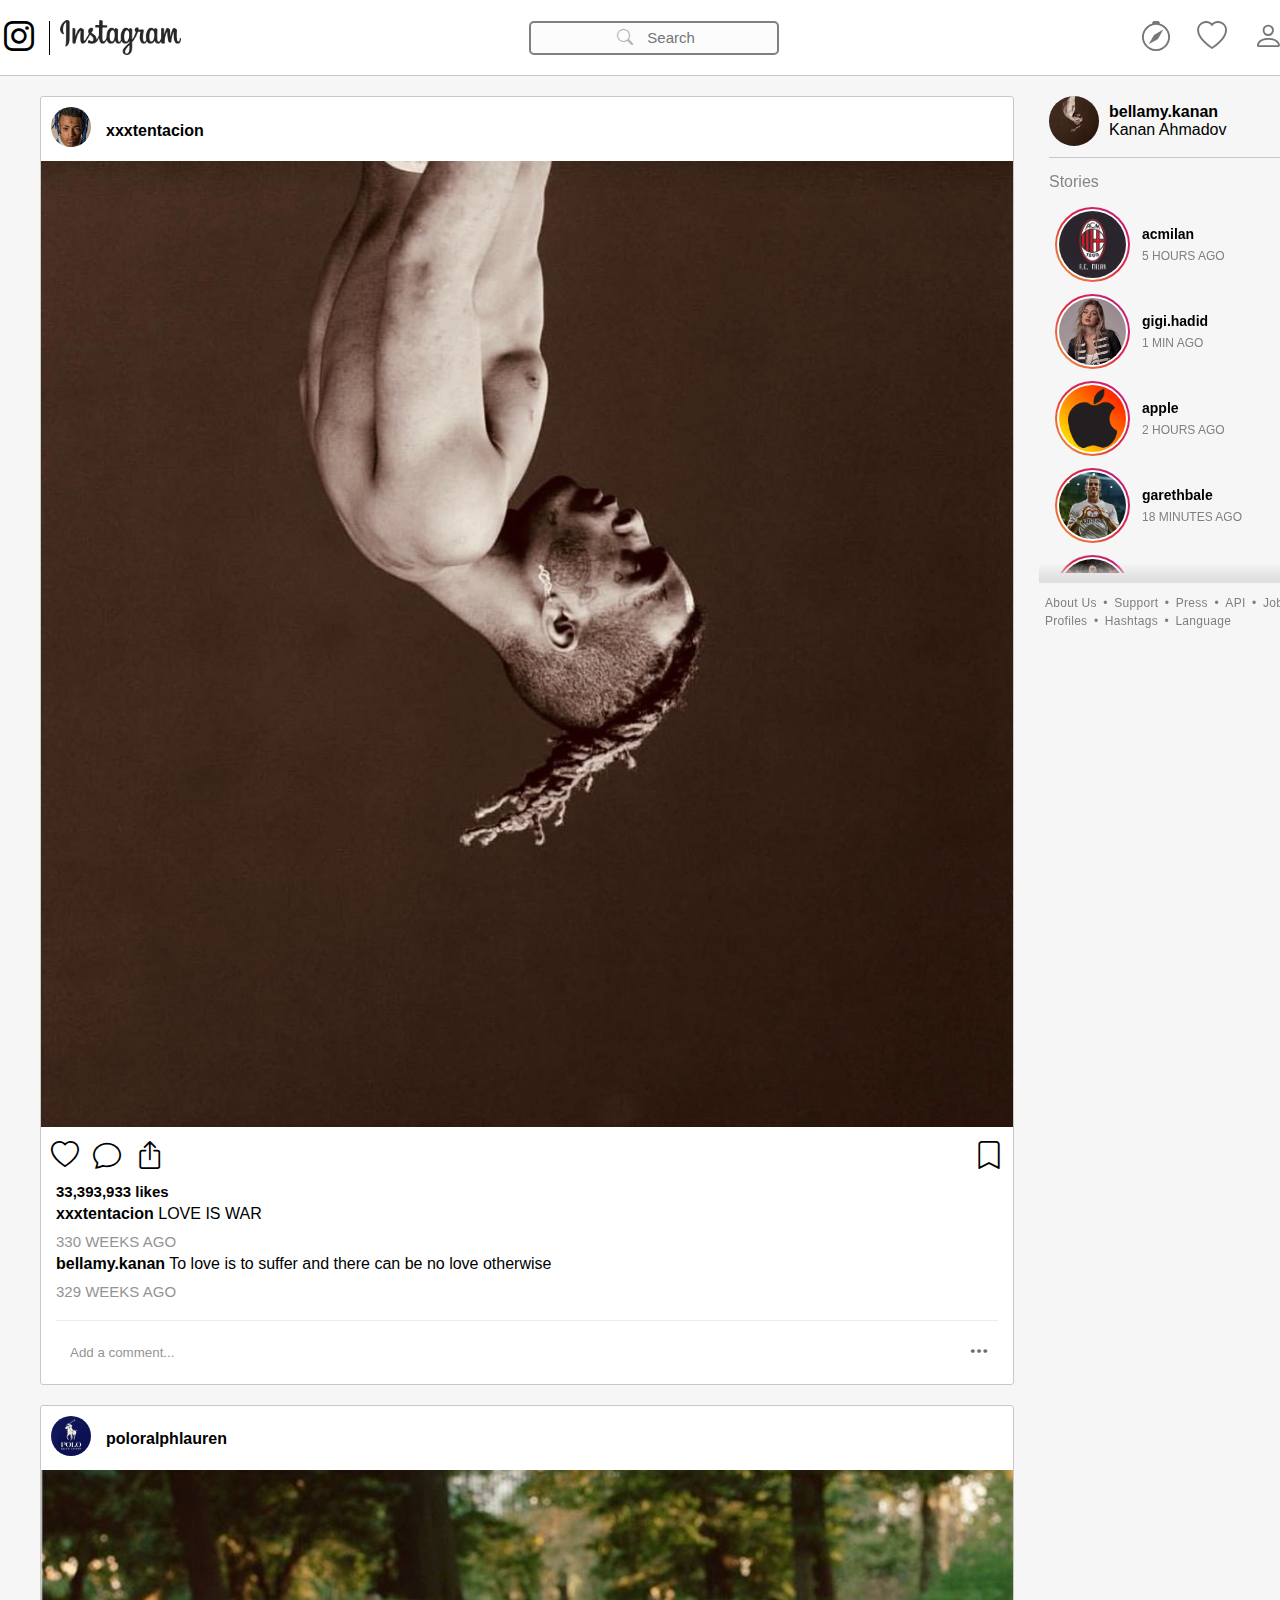
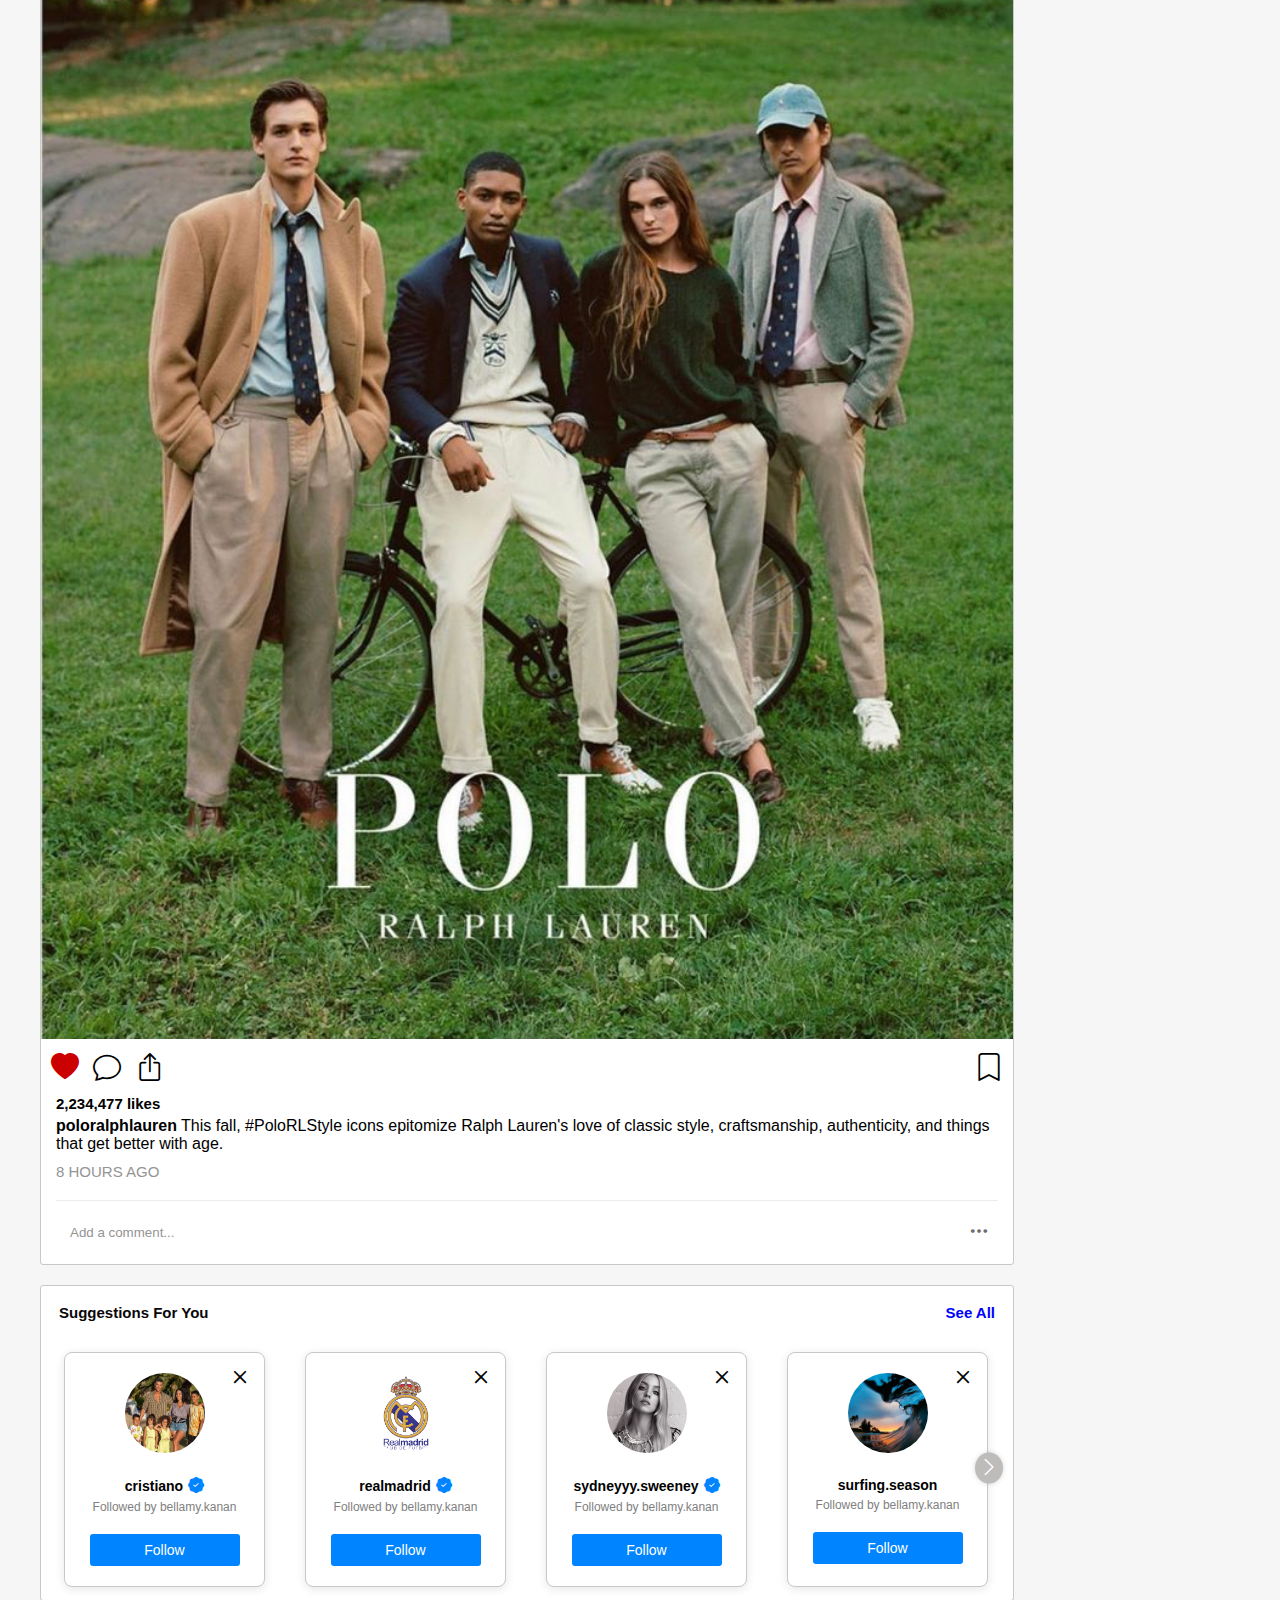
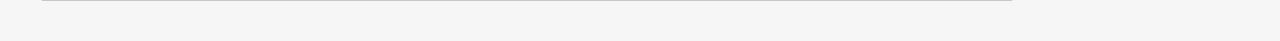
<file: index.html>
<!DOCTYPE html>
  <html lang="en">

  <head>
    <meta charset="UTF-8">
    <meta name="viewport" content="width=device-width, initial-scale=1.0">
    <meta name="description" content="Instagram Clone Project">
    <title>Instagram Clone</title>
    <link rel="stylesheet" href="https://cdn.jsdelivr.net/npm/bootstrap-icons@1.11.3/font/bootstrap-icons.min.css">
    <link href="style.css" type="text/css" rel="stylesheet">
  </head>

  <body>
    <!-- header section for the nav-bar -->
    <header>
      <div class="Instagram">
        <i class="bi bi-instagram" id="icon"></i>
        <span class="separator"></span>
        <img src="images/instagram.png" alt="Instagram Logo" class="logo">
      </div>
      <div class="search">
        <i class="bi bi-search" id="magnifying_glass"></i>
        <input id="search" type="search" placeholder="Search">
      </div>
      <div class="nav-top">
        <a href="#" aria-label="explore"><i class="bi bi-compass" id="explore"></i></a>
        <a href="#" aria-label="like"><i class="bi bi-heart" id="like"></i></a>
        <a href="#" aria-label="profile"><i class="bi bi-person" id="profile"></i></a>
      </div>
    </header>

    <main>
      <div class="main-content">
        <!-- Left section of the main-content -->
        <div class="left-section">
          <!-- Posts -->
          <!-- Post 1 -->
          <div class="post">
            <div class="post1">
              <div class="post1-profile">
                <img src="images/profile-xxxtentacion.jpg" alt="post 1 profile pic">
              </div>
              <div class="username"><b>xxxtentacion</b></div>
            </div>
            <div class="insta_post">
              <img src="images/post-xxxtentacion.jpg" alt="Post 1">
            </div>
            <div class="post1-interaction">
              <div class="post_icons">
                <i class="bi bi-heart"></i>
                <i class="bi bi-chat"></i>
                <i class="bi bi-box-arrow-up"></i>
              </div>
              <div class="bookmark">
                <i class="bi bi-bookmark"></i>
              </div>
            </div>
            <div class="details">
              <p class="likes"><b>33,393,933 likes</b></p>
              <p class="username"><b>xxxtentacion</b> <span>LOVE IS WAR</span></p>
              <p class="time">330 WEEKS AGO</p>
              <p class="username"><b>bellamy.kanan</b> <span>To love is to suffer and there can be no love otherwise</span></p>
              <p class="time">329 WEEKS AGO</p><hr>
            </div>
            <div class="comment">
              <input type="text" placeholder="Add a comment...">
              <i class="bi bi-three-dots"></i>
            </div>
          </div>
          <!-- Post 2 -->
          <div class="post">
            <div class="post1">
              <div class="post1-profile">
                <img src="images/polo-logo.jpg" alt="post 1 profile pic">
              </div>
              <div class="username"><b>poloralphlauren</b></div>
            </div>
            <div class="insta_post">
              <img src="images/post-polo.jpg" alt="Post 2">
            </div>
            <div class="post1-interaction">
              <div class="post_icons">
                <i class="bi bi-heart-fill heart-icon"></i>
                <i class="bi bi-chat"></i>
                <i class="bi bi-box-arrow-up"></i>
              </div>
              <div class="bookmark">
                <i class="bi bi-bookmark"></i>
              </div>
            </div>
            <div class="details">
              <p class="likes"><b>2,234,477 likes</b></p>
              <p class="username"><b>poloralphlauren</b> <span>This fall, #PoloRLStyle icons epitomize Ralph Lauren's love of classic style, craftsmanship, authenticity, and things that get better with age.</span></p>
              <p class="time">8 HOURS AGO</p><hr>
            </div>
            <div class="comment">
              <input type="text" placeholder="Add a comment...">
              <i class="bi bi-three-dots"></i>
            </div>
          </div>
          <!-- Suggestions -->
          <div class="post suggestions">
            <div class="suggestions_top">
              <p class="suggestions_for_you">Suggestions For You</p>
              <p class="see_all">See All</p>
            </div>
            <div class="suggestions_box">
              <!-- Suggestion 1 -->
              <div class="content">
                <div class="image">
                  <img src="images/profile-ronaldo.jpeg" alt="suggestion" width="50" height="50">
                </div>
                <div class="info">
                  <div class="name_check">
                    <p class="name">cristiano</p>
                    <i class="bi bi-patch-check-fill"></i>
                  </div>
                  <p class="followed_by">Followed by bellamy.kanan</p>
                  <button type="button" class="follow_btn">Follow</button>
                </div>
                <div class="close-icon">
                  <i class="bi bi-x"></i>
                </div>
              </div>
              <!-- Suggestion 2 -->
              <div class="content">
                <div class="image">
                  <img src="images/profile-madrid.png" alt="suggestion" width="50" height="50">
                </div>
                <div class="info">
                  <div class="name_check">
                    <p class="name">realmadrid</p>
                    <i class="bi bi-patch-check-fill"></i>
                  </div>
                  <p class="followed_by">Followed by bellamy.kanan</p>
                  <button type="button" class="follow_btn">Follow</button>
                </div>
                <div class="close-icon">
                  <i class="bi bi-x"></i>
                </div>
              </div>
              <!-- Suggestion 3 -->
              <div class="content">
                <div class="image">
                  <img src="images/suggestions-syd.jpg" alt="suggestion" width="50" height="50">
                </div>
                <div class="info">
                  <div class="name_check">
                    <p class="name">sydneyyy.sweeney</p>
                    <i class="bi bi-patch-check-fill"></i>
                  </div>
                  <p class="followed_by">Followed by bellamy.kanan</p>
                  <button type="button" class="follow_btn">Follow</button>
                </div>
                <div class="close-icon">
                  <i class="bi bi-x"></i>
                </div>
              </div>
              <!-- Suggestion 4
              <div class="content">
                <div class="image">
                  <img src="images/story-3.jpg" alt="suggestion" width="50" height="50">
                </div>
                <div class="info">
                  <div class="name_check">
                    <p class="name">ocean.season</p>
                  </div>
                  <p class="followed_by">Followed by bellamy.kanan</p>
                  <button type="button" class="follow_btn">Follow</button>
                </div>
                <div class="close-icon">
                  <i class="bi bi-x"></i>
                </div>
              </div> -->
              <!-- Suggestion 5 -->
              <div class="content">
                <div class="image">
                  <img src="images/story-4.jpg" alt="suggestion" width="50" height="50">
                </div>
                <div class="info">
                  <div class="name_check">
                    <p class="name">surfing.season</p>
                  </div>
                  <p class="followed_by">Followed by bellamy.kanan</p>
                  <button type="button" class="follow_btn">Follow</button>
                </div>
                <div class="close-icon">
                  <i class="bi bi-x"></i>
                </div>
              </div>
            </div>
            <div class="arrow-right">
              <i class="bi bi-chevron-right"></i>
            </div>
          </div>
        </div>
        <!-- Right section of the main-content -->
         <div class="right-section">
          <!-- profile pic section -->
          <div class="profile-pic">
            <img src="images/post-xxxtentacion.jpg" alt="Profile Pic">
            <div class="profile-info">
              <p>bellamy.kanan</p>
              <p>Kanan Ahmadov</p>
            </div>
          </div>
          <!-- Stories Section -->
          <div class="stories-panel-container">
            <div class="stories-panel">
              <div class="stories-overview"></div>
              <div class="story-collection">
                <span class="stories-title">Stories</span>
                <span class="view-all-stories">Watch All</span>
                <!-- Story 1-->
                 <article class="story-item1">
                  <h3 class="visually-hidden">fixing the html warning</h3> <!-- hidden for accessibility -->
                  <div class="story-outer-border">
                    <div class="story-inner-background">
                      <img class="story-thumbnail" src="images/milan.jpeg" alt="Story 1">
                    </div>
                  </div>
                  <span class="story-info">
                    <span class="story-creator">acmilan</span>
                    <span class="story-posted-time">5 HOURS AGO</span>
                  </span>
                </article>
                <!-- Story 2-->
                 <article class="story-item">
                  <h3 class="visually-hidden">fixing the html warning</h3> <!-- hidden for accessibility -->
                  <div class="story-outer-border">
                    <div class="story-inner-background">
                      <img class="story-thumbnail" src="images/story-gigi.jpeg" alt="Story 2">
                    </div>
                  </div>
                  <span class="story-info">
                    <span class="story-creator">gigi.hadid</span>
                    <span class="story-posted-time">1 MIN AGO</span>
                  </span>
                </article>
                <!-- Story 3-->
                 <article class="story-item">
                  <h3 class="visually-hidden">fixing the html warning</h3> <!-- hidden for accessibility -->
                  <div class="story-outer-border">
                    <div class="story-inner-background">
                      <img class="story-thumbnail" src="images/story-apple.jpg" alt="Story 3">
                    </div>
                  </div>
                  <span class="story-info">
                    <span class="story-creator">apple</span>
                    <span class="story-posted-time">2 HOURS AGO</span>
                  </span>
                </article>
                <!-- Story 4-->
                 <article class="story-item">
                  <h3 class="visually-hidden">fixing the html warning</h3> <!-- hidden for accessibility -->
                  <div class="story-outer-border">
                    <div class="story-inner-background">
                      <img class="story-thumbnail" src="images/suggestions-bale.jpg" alt="Story 4">
                    </div>
                  </div>
                  <span class="story-info">
                    <span class="story-creator">garethbale</span>
                    <span class="story-posted-time">18 MINUTES AGO</span>
                  </span>
                </article>
                <!-- Story 5-->
                 <article class="story-item">
                  <h3 class="visually-hidden">fixing the html warning</h3> <!-- hidden for accessibility -->
                  <div class="story-outer-border">
                    <div class="story-inner-background">
                      <img class="story-thumbnail" src="images/stroy-beckham.jpg" alt="Story 5">
                    </div>
                  </div>
                  <span class="story-info">
                    <span class="story-creator">dbeckham</span>
                    <span class="story-posted-time">1 HOUR AGO</span>
                  </span>
                </article>
                <!-- Story 6-->
                 <article class="story-item">
                  <h3 class="visually-hidden">fixing the html warning</h3> <!-- hidden for accessibility -->
                  <div class="story-outer-border">
                    <div class="story-inner-background">
                      <img class="story-thumbnail" src="images/story-washu.png" alt="Story 6">
                    </div>
                  </div>
                  <span class="story-info">
                    <span class="story-creator">washu</span>
                    <span class="story-posted-time">55 MINS AGO</span>
                  </span>
                </article>
                <!-- Story 7-->
                 <article class="story-item">
                  <h3 class="visually-hidden">fixing the html warning</h3> <!-- hidden for accessibility -->
                  <div class="story-outer-border">
                    <div class="story-inner-background">
                      <img class="story-thumbnail" src="images/story-pato.webp" alt="Story 7">
                    </div>
                  </div>
                  <span class="story-info">
                    <span class="story-creator">alexpato</span>
                    <span class="story-posted-time">14 MINS AGO</span>
                  </span>
                </article>
              </div>
              <div class="stories-fade-out"></div> <!-- adding fade-out effect --></div>
              <!-- footer-->
               <footer>
                <div class="footer">
                  <a href="#">About Us</a>
                  <a href="#">•</a>
                  <a href="#">Support</a>
                  <a href="#">•</a>
                  <a href="#">Press</a>
                  <a href="#">•</a>
                  <a href="#">API</a>
                  <a href="#">•</a>
                  <a href="#">Jobs</a>
                  <a href="#">•</a>
                  <a href="#">Privacy</a>
                  <a href="#">•</a>
                  <a href="#">Terms</a>
                  <a href="#">•</a>
                  <a href="#">Directory</a>
                  <a href="#">•</a>
                  <a href="#">Profiles</a>
                  <a href="#">•</a>
                  <a href="#">Hashtags</a>
                  <a href="#">•</a>
                  <a href="#">Language</a>
                </div>
              </footer>
            </div>
          </div>
        </div>
      </main>
    </body>
    </html>
</file>
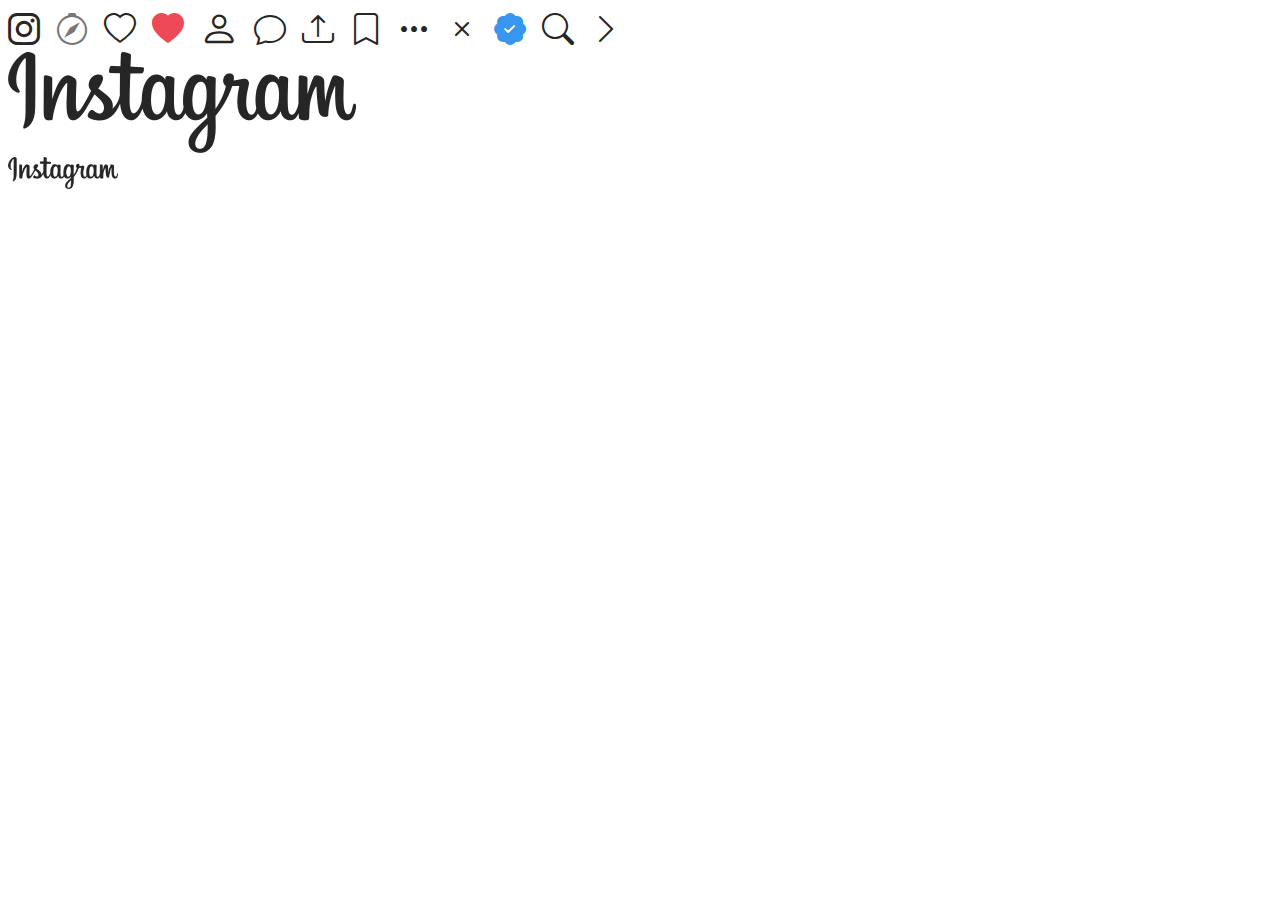
<file: icons.html>
<!DOCTYPE html>
<html lang="en">
<head>
    <meta charset="UTF-8">
    <meta name="viewport" content="width=device-width, initial-scale=1.0">
    <title>Icons</title>
    <link rel="stylesheet" href="https://cdn.jsdelivr.net/npm/bootstrap-icons@1.11.3/font/bootstrap-icons.min.css">
    <style>
        .bi {
            font-size: 2rem;
            color: #262626;
        }
        .icons {
            display: flex;
            justify-content: flex-start;
            gap: 1rem;
            align-items: center;
        }
    </style>
</head>
<body>
    <!-- Icons -->
    <!-- The sizes, positions, and colors of these icons will need to be manipulated to fit the design -->
    <div class="icons">
        <i class="bi bi-instagram"></i>
        <i class="bi bi-compass" style="color: #777777;"></i>
        <i class="bi bi-heart"></i>
        <i class="bi bi-heart-fill" style="color: #ed4956;"></i>
        <i class="bi bi-person" style="font-size: 2.4rem;"></i>
        <i class="bi bi-chat"></i>
        <i class="bi bi-upload"></i>
        <i class="bi bi-bookmark"></i>
        <i class="bi bi-three-dots"></i>
        <i class="bi bi-x"></i>
        <i class="bi bi-patch-check-fill" style="color: #3797f0;"></i>
        <i class="bi bi-search"></i>
        <i class="bi bi-chevron-right"></i>
    </div>
    <div>
        <img src="images/instagram.png" alt="Instagram Logo" style="width: 348px; height: 101px;">
    </div>
    <div>
        <img src="images/instagram.png" alt="Instagram Logo" style="height: 2rem;">
    </div>

</body>
</html>
</file>
<file: style.css>
* {
  margin: 0;
  padding: 0;
  box-sizing: border-box;
  font-family: sans-serif;
}

/* ---------------------------------------------------------------------------------------------------------------------- */

/* 
  Main Content 
*/

.main-content {
  display: flex;
  justify-content: space-between;
  padding: 20px;
  padding-left: 40px;
  padding-right: 20px;
  margin: 0 auto;
  max-width: 1600px;
}

/* ENSURING RESPONSIVENESS */
@media screen and (max-width: 760px) {
  .main-content {
    flex-direction: column;
  }
}

/* ---------------------------------------------------------------------------------------------------------------------- */

/* 
  body and header content 
*/

body {
  background-color: rgb(246, 246, 246);
}

header {
  display: flex;
  justify-content: space-between;
  align-items: center;
  padding: 20px 5%;
  border-bottom: 1px solid rgb(200, 199, 199);
  position: sticky;
  top: 0;
  z-index: 10;
  background-color: white;
  width: 100%;
}

.Instagram {
  display: flex;
  align-items: center;
  justify-content: flex-start;
}

.Instagram img.logo {
  height: 35px;
  margin-left: 10px;
}

#icon {
  border-right: 1.3px solid rgb(0, 0, 0);
  font-size: 30px;
  padding-right: 15px;
}

.search {
  display: flex;
  align-items: center;
  width: 250px;
  background-color: rgb(252, 252, 252);
  border-radius: 5px;
  border: 2px solid rgb(128, 128, 128);
  transition: width 0.3s ease-in-out;
}

.search input {
  height: 30px;
  width: 130px;
  border-radius: 5px;
  margin-left: 5px;
  border: none;
  outline: none;
  background-color: rgb(252, 252, 252);
  font-size: 15px;
}

.search input:focus {
  background-color: #eeeeee; 
}

.search:focus-within {
  background-color: #eeeeee; 
}

#magnifying_glass {
  margin-left: auto; 
  margin-right: 10px;
  width: 15px;
  color: rgb(177, 177, 177);
}

.nav-top {
  display: flex;
  align-items: center;
  justify-content: flex-end; 
}

.nav-top i {
  font-size: 30px;
  margin-left: 15px; 
}

#like, #profile, #explore {
  font-size: 30px;
  color: #777777;
}

#explore, #like, #profile {
  margin: 13px;
}

.Instagram {
  margin-left: -60px;
}
.nav-top {
  margin-right: -80px;
}

/* ENSURING RESPONSIVENESS */
@media screen and (max-width: 375px) {
  header {
    padding: 5px 2%;
  }
  .search {
    width: 160px;
  }
  .search input {
    width: 100px;
  }
  .Instagram img.logo {
    height: 25px;
  }
  #icon {
    padding-right: 5px; 
  }
  .nav-top i {
    font-size: 22px;
    margin-left: 1px;
  }
  #magnifying_glass {
    margin-right: 3px;
  }
  .Instagram {
    display: flex;
    align-items: center;
    justify-content: flex-start;
    margin-left: 5px;
  }
  .nav-top {
    display: flex;
    align-items: center;
    justify-content: flex-end;
    margin-right: -25px;
  }
}

@media screen and (max-width: 760px) {
  header {
    padding: 10px 3%; 
  }
  .search {
    width: 200px; 
  }
  .Instagram img.logo {
    height: 30px; 
  }
  #icon {
    padding-right: 10px; 
  }
  .nav-top i {
    font-size: 26px;
    margin-left: 1px;
  }
  #magnifying_glass {
    margin-right: 5px; 
  }
  .Instagram {
    display: flex;
    align-items: center;
    justify-content: flex-start;
    margin-left: 5px;
  }
  .nav-top {
    display: flex;
    align-items: center;
    justify-content: flex-end;
    margin-right: -25px;
  }
}

/* ---------------------------------------------------------------------------------------------------------------------- */

/* 
  Left section (for posts and suggestions) 
*/

.left-section {
  width: 100%;
}

.post {
  margin-bottom: 20px;
  background-color: white;
  border: 1px solid rgb(200, 200, 200);
  border-radius: 3px;
  max-width: 1200px;
  position: relative;
}

.post1 {
  display: flex;
  align-items: center;
  padding: 10px;
}

.post1-profile img {
  border-radius: 50%;
  width: 40px;
  height: 40px;
  margin-right: 15px;
}

.insta_post img {
  width: 100%;
  object-fit: cover;
  object-position: left center;
}

.post1-interaction {
  display: flex;
  justify-content: space-between;
  padding: 10px;
}

.post_icons i {
  font-size: 28px;
  margin-right: 10px;
}

.bookmark i {
  font-size: 28px;
  width: 15px;
}

.details {
  padding: 0 10px 10px 10px;
  margin-left: 5px;
  margin-right: 5px;
}

.heart-icon {
  color: rgb(203, 0, 0);
}

.details p {
  margin-bottom: 5px;
}

.likes {
  font-size: 15px;
}

.username {
  font-size: 16px;
  margin-top: 3px;
}

.time {
  font-size: 15px;
  margin-top: 10px;
  color: rgb(148, 148, 148);
}

hr {
  height: 1px;
  background-color: #ededed;
  border: none;
  margin-top: 20px;
}

.comment input {
  width: 100%;
  border: none;
  outline: none;
}

.comment input::placeholder {
  color: rgb(148, 148, 148);
}

.comment {
  margin-top: -5px;
  margin-bottom: -5px;
}

.comment {
  display: flex;
  align-items: center;
  justify-content: space-between;
  padding: 14px 24px 24px 24px;
}

.comment input {
  border: none;
  outline: none;
  flex-grow: 1;
  padding: 5px;
}

.comment i {
  font-size: 20px;
  color: rgb(109, 109, 109);
  cursor: pointer;
  padding-left: 10px;
}

/* ENSURING RESPONSIVENESS */
@media screen and (max-width: 375px) {

  .post1-profile img {
    width: 30px;
    height: 30px;
  }
  .username {
    font-size: 13px;
  }
  .time {
    font-size: 12px;
  }
  .comment input {
    font-size: 13px;
  }
  .post_icons i {
    font-size: 22px; 
  }
  .bookmark i {
    font-size: 22px;
  }
  .post {
    padding: 0 10px;
  }
}

@media screen and (max-width: 760px) {
  .left-section {
    width: 100%;
    margin: 0;
    order: 2;
  }
}

/* ---------------------------------------------------------------------------------------------------------------------- */

/* Suggestions Section */
.suggestions_top {
  display: flex;
  justify-content: space-between;
  align-items: center;
  padding: 18px;
}

.suggestions_for_you {
  font-size: 15px;
  font-weight: 600;
  color: rgb(8, 7, 7);
}

.see_all {
  font-size: 15px;
  font-weight: 600;
  color: rgb(0, 0, 255);
  cursor: pointer;
}

.suggestions_box {
  display: flex;
  justify-content: flex-start;
  overflow-x: auto; /* enabling horizontal scrolling */
  overflow-y: hidden;
  white-space: nowrap;
  padding: 13px;
  gap: 20px;
  position: relative;
  scroll-behavior: smooth;
  padding-right: 25px;
}

/* hiding the scrollbar */
.suggestions_box::-webkit-scrollbar {
  display: none;
}

.suggestions_box {
  -ms-overflow-style: none;
  scrollbar-width: none;
}

.content {
  display: inline-block;
  max-width: 300px;
  min-width: 201px;
  padding: 20px;
  border: 1px solid rgb(200, 200, 200);
  border-radius: 8px;
  position: relative;
  background-color: white;
  text-align: center;
  margin: 0 10px;
  box-shadow: 0 2px 10px rgba(0, 0, 0, 0.1);
}

.content:hover {
  transform: scale(1.02);
  transition: transform 0.2s ease-in-out;
}

.content:last-child {
  margin-right: 0;
}

.content .image img {
  width: 80px;
  height: 80px;
  border-radius: 50%;
  margin-bottom: 10px;
}

.info {
  margin-top: 10px;
}

.name_check {
  display: flex;
  justify-content: center;
  align-items: center;
  margin-bottom: 5px;
}

.bi-patch-check-fill {
  font-size: 16px;
  color: rgb(0, 132, 255);
  margin-left: 5px;
}

.name {
  font-size: 14px;
  font-weight: 600;
}

.followed_by {
  font-size: 12px;
  color: grey;
}

.follow_btn {
  width: 150px;
  padding: 8px;
  margin-top: 20px;
  font-size: 14px;
  background-color: rgb(0, 132, 255);
  color: white;
  border: none;
  border-radius: 3px;
  cursor: pointer;
}

.follow_btn:hover {
  background-color: rgb(0, 100, 165);
}

.close-icon {
  position: absolute;
  top: 10px;
  right: 10px;
  font-size: 28px;
  cursor: pointer;
  color: rgb(0, 0, 0);
}

.close-icon:hover {
  color: rgb(100, 100, 100);
}

.arrow-right {
  position: absolute;
  top: 50%;
  right: 10px;
  transform: translateY(-50%);
  background-color: rgb(190, 187, 187);
  border-radius: 50%;
  padding: 4px;
  cursor: pointer;
  box-shadow: 0 0 5px rgba(63, 62, 62, 0.2);
  z-index: 2;
  margin-top: 25px;
}

.arrow-right i {
  font-size: 20px;
  color: #ffffff;
}

.arrow-right:hover i {
  color: #000;
}

/* ENSURING RESPONSIVENESS */
@media screen and (max-width: 375px) {
  .suggestions_box {
    padding: 10px;
  }

  .content {
    max-width: 200px;
    min-width: 180px;
    padding: 10px;
  }

  .follow_btn {
    width: 120px;
  }

  .arrow-right {
    right: 5px;
  }
}

/* ENSURING RESPONSIVENESS */
@media screen and (max-width: 760px) {
  .suggestions_box {
    overflow-x: auto;
  }

  .content {
    max-width: 260px;
    min-width: 220px;
  }

  .follow_btn {
    width: 130px;
  }

  .arrow-right {
    right: 10px;
  }
}

/* ---------------------------------------------------------------------------------------------------------------------- */

/* Right section for profile and stories */
.right-section {
  width: 40%;
}

.right-section {
  flex: 1;
  margin-left: 20px;
}

.profile-pic {
  display: flex;
  align-items: center;
  margin-left: 15px;
}

.profile-pic img {
  border-radius: 50%;
  width: 50px;
  height: auto;
  margin-right: 10px;
  margin-bottom: 1px;
}

.profile-info p {
  margin: 0;
  font-size: 16px;
}

.profile-info p:first-child {
  font-weight: bold;
}

/* ---------------------------------------------------------------------------------------------------------------------- */

/* Stories Section */
.stories-panel {
  position: relative;
  background-color: rgb(246, 246, 246);
  border-radius: 5px;
  padding: 10px;
  width: 630px;
  margin-left: 5px;
}

.stories-overview {
  display: flex;
  justify-content: space-between;
  align-items: center;
  padding-top: 0px;
  margin-bottom: 15px;
  border-bottom: 1px solid rgb(200, 200, 200);
}

.story-collection {
  height: 400px;
  overflow-y: auto;
  position: relative;
  padding-bottom: 5px;
}

.story-collection::-webkit-scrollbar {
  width: 0px;
  background: transparent;
}

.story-collection {
  scrollbar-width: none;
}

.story-item {
  display: flex;
  align-items: center;
  padding: 6px;
  cursor: pointer;
}

.story-item1 {
  display: flex;
  align-items: center;
  padding: 6px;
  cursor: pointer;
  margin-top: 10px;
}

.story-thumbnail {
  width: 60px;
  height: 60px;
  border-radius: 50%;
  margin-right: 15px;
  border: 2px solid transparent;
  background: linear-gradient(45deg, yellow, red) border-box;
}

.story-info {
  display: flex;
  flex-direction: column;
  justify-content: center;
  margin-left: 12px;
}

.story-creator {
  font-weight: bold;
  font-size: 14px;
}

.story-posted-time {
  font-size: 12px;
  color: grey;
  margin-top: 7px;
}

.story-collection::-webkit-scrollbar {
  width: 8px;
}

.story-collection::-webkit-scrollbar-thumb {
  background-color: rgba(0, 0, 0, 0.2);
  border-radius: 10px;
}

.view-all-stories {
  font-size: 12px;
  font-weight: bold;
  font-weight: bold;
  color: #1f1e1ed8;
  cursor: pointer;
  margin-left: 470px;
  margin-top: 20px;
}

.stories-title {
  color: #626161c0;
  font-size: 16px;
  margin-top: 20px;
}

.stories-fade-out {
  position: absolute;
  bottom: 0;
  left: 0;
  width: 100%;
  height: 20px;
  background: linear-gradient(to bottom, rgba(230, 236, 236, 0) 0%, rgb(223, 223, 223) 80%);
  pointer-events: none;
}

.story-outer-border {
  width: 75px;
  height: 75px;
  border-radius: 50%;
  padding: 1px;
  background: linear-gradient(45deg, #f09433, #e6683c, #dc2743, #cc2366, #bc1888); 
  display: flex;
  justify-content: center;
  align-items: center;
}

.story-inner-background {
  background-color: white;
  width: 71px;
  height: 71px;
  border-radius: 50%;
  display: flex;
  justify-content: center;
  align-items: center;
}

.story-thumbnail {
  margin-left: 15px;
  width: 67px;
  height: 67px;
  border-radius: 50%;
  display: block;
  object-fit: cover;
  border: none;
}

.stories-panel-container {
  position: sticky;
  top: 70px;
  z-index: 5;
  margin-bottom: 20px;
}

.stories-panel-container {
  position: sticky;
  top: 70px;
  z-index: 5;
}

/* ENSURING RESPONSIVENESS */
@media screen and (max-width: 760px) {
  .stories-panel {
    width: 522px;
    height: 135px;
    margin-left: -20px;
    background-color: white;
    border: 1px solid rgb(200, 200, 200);
    border-radius: 3px;  
  }

  .story-collection {
    display: flex;
    flex-direction: row;
    overflow-x: auto;
    padding-bottom: 20px;
    white-space: nowrap;
    width: 100%;
  }

  .story-item, .story-item1 {
    flex-direction: column;
    align-items: center;
    min-width: 90px;
    margin-right: 10px;
  }
  .story-item1 {
    margin-top: 0;  
  }

  .story-info {
    margin-left: 0;
    margin-top: 5px;
  }

  .view-all-stories, .stories-title {
    display: none; 
  }

  .profile-pic, .footer, .story-posted-time, .stories-fade-out, .stories-overview {
    display: none;
  }
}

@media screen and (max-width: 375px) {
  .story-item, .story-item1 {
    min-width: 80px;
    margin-right: 5px;
  }
}

/* ---------------------------------------------------------------------------------------------------------------------- */

/*
  footer content
*/

.footer {
  text-align: left;
  padding: 10px;
}

.footer a {
  color: rgb(128, 127, 127);
  font-size: 12px;
  letter-spacing: 0.3px;
  margin: 0 1px;
  text-decoration: none;
}

.footer a:hover {
  color: black;
}

/* ---------------------------------------------------------------------------------------------------------------------- */

/*
  fixing HTML warning
*/

.visually-hidden {
  position: absolute;
  width: 1px;
  height: 1px;
  margin: -1px;
  padding: 0;
  overflow: hidden;
  clip: rect(0, 0, 0, 0);
  border: 0;
}
</file>
